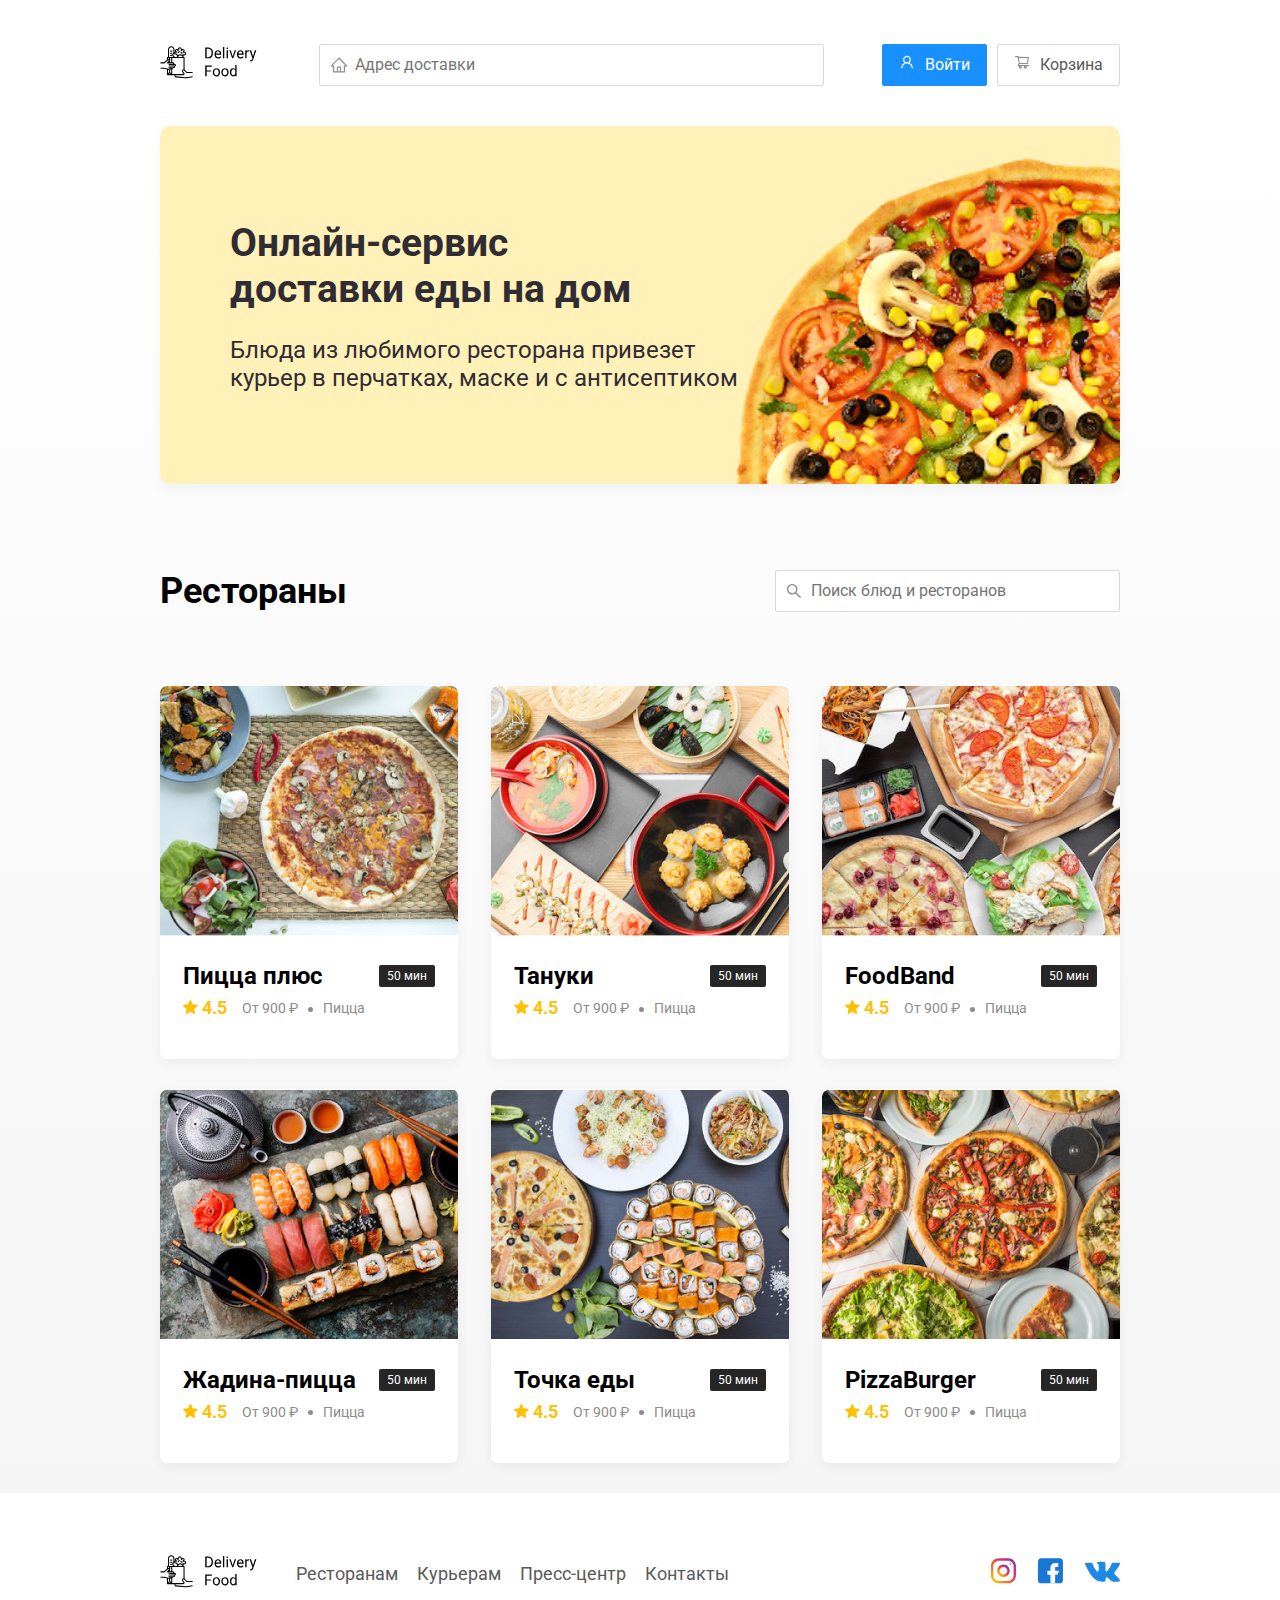
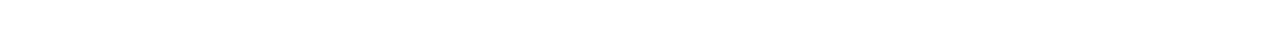
<file: index.html>
<!DOCTYPE html>
<html lang="ru">
  <head>
    <meta charset="UTF-8" />
    <meta name="viewport" content="width=device-width, initial-scale=1.0" />
    <title>Delivery Food</title>
    <link rel="stylesheet" href="css/normalize.css">
    <link rel="stylesheet" href="css/style.css" />
    <link rel="stylesheet" href="css/media.css">
    <link rel="stylesheet" href="https://cdnjs.cloudflare.com/ajax/libs/animate.css/4.1.1/animate.min.css"/>
  </head>
  <body>
    <!-- CONTAINER -->
     <!-- HEADER -->
    <div class="container">
     
      <header class="header">
        <a href="index.html">
          <img src="img/logo.svg" alt="Logo" class="logo" />
        </a>
        <input
          type="text"
          class="input input-address"
          placeholder="Адрес доставки"
        />
        <div class="buttons">
          <button class="btn btn-user">
            <img src="img/user.svg" alt="user" class="btn-icon" />
            <span class="btn-text">Войти</span>
          </button>
          <button class="btn">
            <img
              src="img/shopping-cart.svg"
              alt="shopping-cart"
              class="btn-icon"
            />
            <span class="btn-text">Корзина</span>
          </button>
        </div>
      </header>
      <!-- END HEADER -->
    </div>
    <!-- END CONTAINER -->

    <!-- MAIN -->
    <main class="main">
      <div class="container">
        <!-- PROMO -->
        <section class="promo">
            <h1 class="promo-title wow animate__backInRight">Онлайн-сервис </br>доставки еды на дом </h1>
            <p class="promo-text">Блюда из любимого ресторана привезет <br> курьер в перчатках, маске и с антисептиком</p>
        </section>
        <!-- END PROMO -->
        <!-- RESTAURANTS -->
        <sections class="restaurants">
            <div class="section-heading">
              <h2 class="section-title">Рестораны</h2>
              <input type="text" class="input-search input" placeholder="Поиск блюд и ресторанов">
            </div>
            <!-- CARDS -->
            <div class="cards">
              <!-- CARD -->
              <a href="restouran.html" class="card">
                <img src="img/pizza-image.jpg" alt="image" class="card-img">
                <!-- CARD-TEXT -->
                <div class="card-text">
                  <!-- CARD-HEADING -->
                  <div class="card-heading">
                    <h3 class="card-title">Пицца плюс</h3>
                    <span class="card-teg">50 мин</span>
                  </div>
                  <!-- END CARD-HEADING -->
                  <div class="card-info">
                    <div class="rating">
                      <img src="img/rating.svg" alt="rating" class="rating-star">
                      4.5
                    </div>
                    <div class="price">От 900 ₽</div>
                    <div class="category">Пицца </div>
                  </div>
                </div>
                <!-- END CARD-TEXT -->
              </a>
              <!-- END CARD -->
              <!-- CARD -->
              <a href="restouran.html" class="card">
                <img src="img/image.jpg" alt="image" class="card-img">
                <!-- CARD-TEXT -->
                <div class="card-text">
                  <!-- CARD-HEADING -->
                  <div class="card-heading">
                    <h3 class="card-title">Тануки </h3>
                    <span class="card-teg">50 мин</span>
                  </div>
                  <!-- END CARD-HEADING -->
                  <div class="card-info">
                    <div class="rating">
                      <img src="img/rating.svg" alt="rating" class="rating-star">
                      4.5
                    </div>
                    <div class="price">От 900 ₽</div>
                    <div class="category">Пицца </div>
                  </div>
                </div>
                <!-- END CARD-TEXT -->
              </a>
              <!-- END CARD -->
              <!-- CARD -->
              <a href="restouran.html" class="card">
                <img src="img/image (1).jpg" alt="image" class="card-img">
                <!-- CARD-TEXT -->
                <div class="card-text">
                  <!-- CARD-HEADING -->
                  <div class="card-heading">
                    <h3 class="card-title">FoodBand</h3>
                    <span class="card-teg">50 мин</span>
                  </div>
                  <!-- END CARD-HEADING -->
                  <div class="card-info">
                    <div class="rating">
                      <img src="img/rating.svg" alt="rating" class="rating-star">
                      4.5
                    </div>
                    <div class="price">От 900 ₽</div>
                    <div class="category">Пицца </div>
                  </div>
                </div>
                <!-- END CARD-TEXT -->
              </a>
              <!-- END CARD -->
              <!-- CARD -->
              <a href="restouran.html" class="card">
                <img src="img/image (2).jpg" alt="image" class="card-img">
                <!-- CARD-TEXT -->
                <div class="card-text">
                  <!-- CARD-HEADING -->
                  <div class="card-heading">
                    <h3 class="card-title">Жадина-пицца</h3>
                    <span class="card-teg">50 мин</span>
                  </div>
                  <!-- END CARD-HEADING -->
                  <div class="card-info">
                    <div class="rating">
                      <img src="img/rating.svg" alt="rating" class="rating-star">
                      4.5
                    </div>
                    <div class="price">От 900 ₽</div>
                    <div class="category">Пицца </div>
                  </div>
                </div>
                <!-- END CARD-TEXT -->
              </a>
              <!-- END CARD -->
              <!-- CARD -->
              <a href="restouran.html" class="card">
                <img src="img/image (3).jpg" alt="image" class="card-img">
                <!-- CARD-TEXT -->
                <div class="card-text">
                  <!-- CARD-HEADING -->
                  <div class="card-heading">
                    <h3 class="card-title">Точка еды</h3>
                    <span class="card-teg">50 мин</span>
                  </div>
                  <!-- END CARD-HEADING -->
                  <div class="card-info">
                    <div class="rating">
                      <img src="img/rating.svg" alt="rating" class="rating-star">
                      4.5
                    </div>
                    <div class="price">От 900 ₽</div>
                    <div class="category">Пицца </div>
                  </div>
                </div>
                <!-- END CARD-TEXT -->
              </a>
              <!-- END CARD -->
              <!-- CARD -->
              <a href="restouran.html" class="card">
                <img src="img/image (4).jpg" alt="image" class="card-img">
                <!-- CARD-TEXT -->
                <div class="card-text">
                  <!-- CARD-HEADING -->
                  <div class="card-heading">
                    <h3 class="card-title">PizzaBurger</h3>
                    <span class="card-teg">50 мин</span>
                  </div>
                  <!-- END CARD-HEADING -->
                  <div class="card-info">
                    <div class="rating">
                      <img src="img/rating.svg" alt="rating" class="rating-star">
                      4.5
                    </div>
                    <div class="price">От 900 ₽</div>
                    <div class="category">Пицца </div>
                  </div>
                </div>
                <!-- END CARD-TEXT -->
              </a >
              <!-- END CARD -->
            </div>
            <!-- END CARDS -->
        </sections>
        <!-- END RESTAURANTS -->
      </div>
    </main>
    <!-- END MAIN -->

    <!-- FOOTER -->
    <footer class="footer">
      <div class="container">
        <div class="footer-block">
          <a href="index.html">
            <img src="img/logo.svg" alt="logo" class="footer-logo">
          </a>         
          <nav class="footer-nav">
            <a href="#" class="footer-link">Ресторанам </a>
            <a href="#" class="footer-link">Курьерам</a>
            <a href="#" class="footer-link">Пресс-центр</a>
            <a href="#" class="footer-link">Контакты</a>
          </nav>
          <div class="social-links">
            <a href="#" class="social-link"><img src="img/insta.svg" alt="instagram"></a>
            <a href="#" class="social-link"><img src="img/facebook.svg" alt="facebook"></a>
            <a href="#" class="social-link"><img src="img/vk.svg" alt="vk"></a>
          </div>
        </div>
      </div>
    </footer>
    <!-- END FOOTER -->
    <script src="js/wow.min.js"></script>
    <script src="js/main.js"></script>
  </body>
</html>
</file>
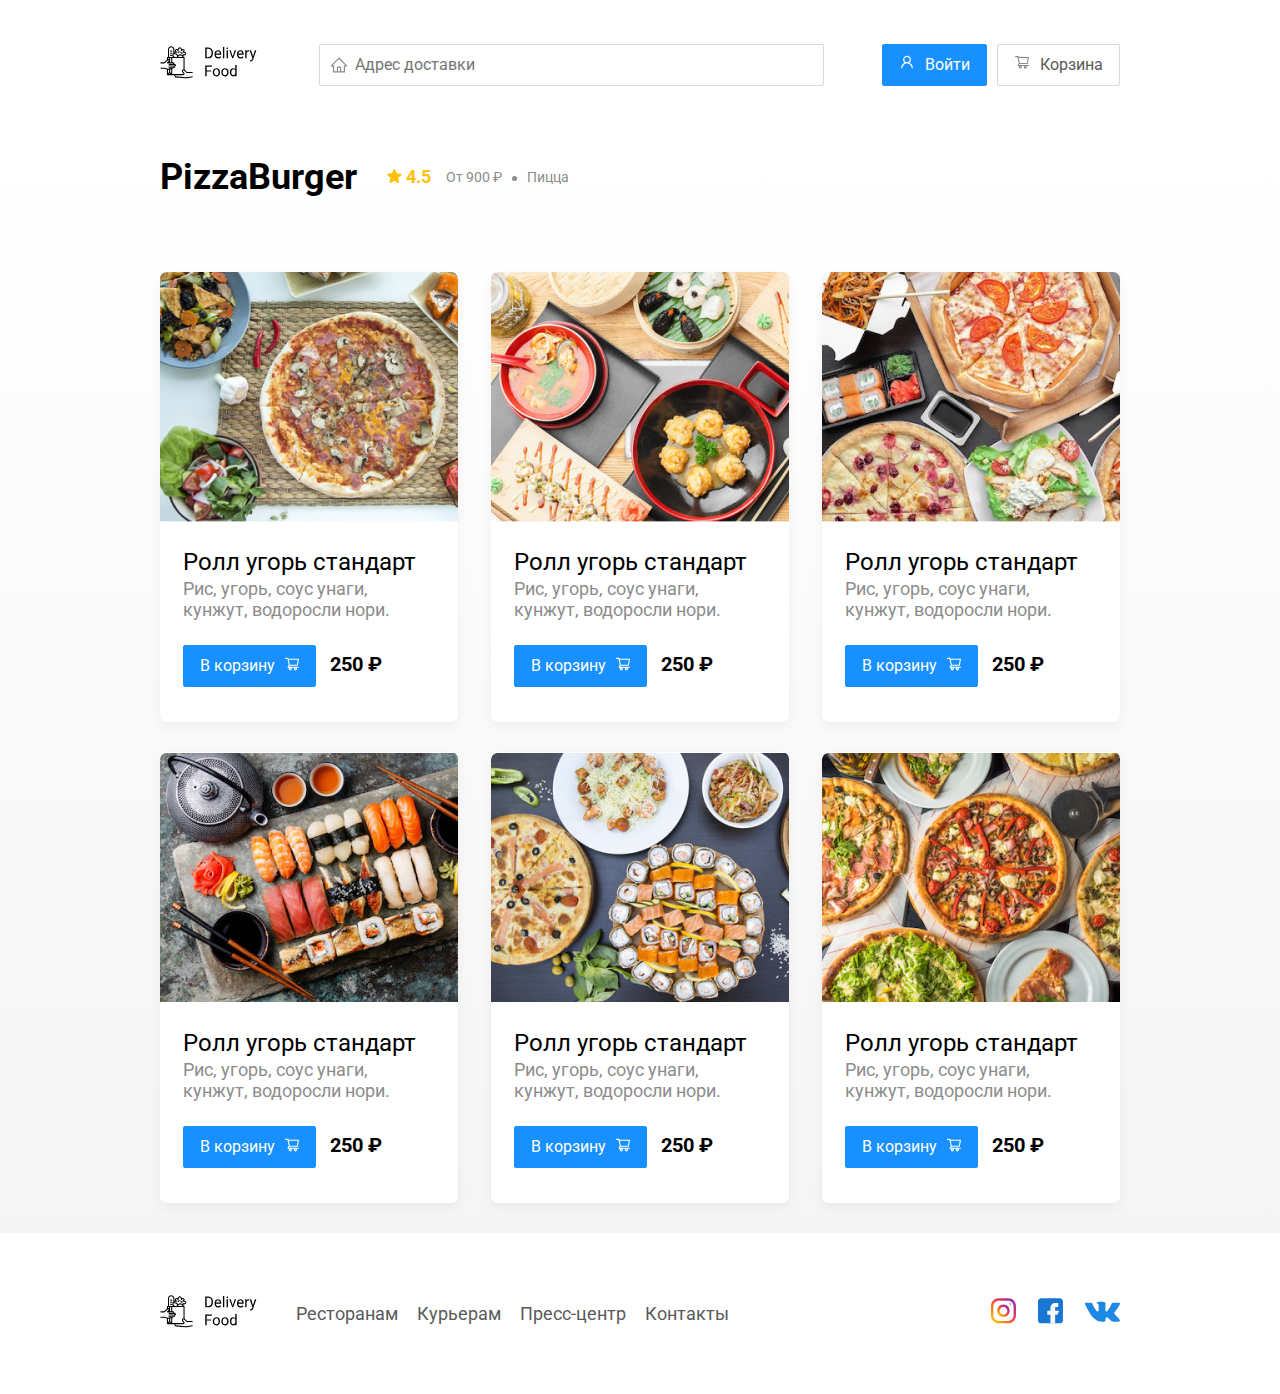
<file: restouran.html>
<!DOCTYPE html>
<html lang="ru">
  <head>
    <meta charset="UTF-8" />
    <meta name="viewport" content="width=device-width, initial-scale=1.0" />
    <title>PizzaBurger</title>
    <link rel="stylesheet" href="css/normalize.css" />
    <link rel="stylesheet" href="css/style.css" />
    <link rel="stylesheet" href="css/media.css" />
    <link rel="stylesheet" href="css/animate.css" />
  </head>
  <body>
    <!-- CONTAINER -->
    <div class="container">
      <!-- HEADER -->
      <header class="header">
        <a href="index.html">
          <img src="img/logo.svg" alt="Logo" class="logo" />
        </a>
        <input
          type="text"
          class="input input-address"
          placeholder="Адрес доставки"
        />
        <div class="buttons">
          <button class="btn btn-user">
            <img src="img/user.svg" alt="user" class="btn-icon" />
            <span class="btn-text">Войти</span>
          </button>
          <button class="btn" id="cart-btn">
            <img
              src="img/shopping-cart.svg"
              alt="shopping-cart"
              class="btn-icon"
            />
            <span class="btn-text">Корзина</span>
          </button>
        </div>
      </header>
      <!-- END HEADER -->
    </div>
    <!-- END CONTAINER -->
    <!-- MAIN -->
    <main class="main">
      <div class="container">
        <!-- RESTAURANTS -->
        <sections class="restaurants">
          <div class="section-heading">
            <h2
              class="section-title animate__animated animate__bounceInRight"
              data-wow-duration="2s"
              data-wow-delay="5s"
            >
              PizzaBurger
            </h2>
            <div class="card-info">
              <div class="rating">
                <img src="img/rating.svg" alt="rating" class="rating-star" />
                4.5
              </div>
              <div class="price">От 900 ₽</div>
              <div class="category">Пицца</div>
            </div>
          </div>
          <!-- CARDS -->
          <div
            class="cards wow slideInLeft"
            data-wow-duration="2s"
            data-wow-delay="5s"
          >
            <!-- CARD -->
            <div class="card">
              <img src="img/pizza-image.jpg" alt="image" class="card-img" />
              <!-- CARD-TEXT -->
              <div class="card-text">
                <!-- CARD-HEADING -->
                <div class="card-heading">
                  <h3 class="card-title card-title-reg">Ролл угорь стандарт</h3>
                </div>
                <!-- END CARD-HEADING -->
                <!-- CARD INFO -->
                <div class="card-info">
                  <div class="ingradients">
                    Рис, угорь, соус унаги, кунжут, водоросли нори.
                  </div>
                </div>
                <!-- END CARD INFO -->
                <div class="card-btn">
                  <button class="btn btn-user">
                    <span class="btn-card-text">В корзину</span>
                    <img
                      src="img/shopping-cart-white.svg"
                      alt="shopping-cart"
                      class="btn-card-img"
                    />
                  </button>
                  <span class="card-price-bold">250 ₽</span>
                </div>
              </div>
              <!-- END CARD-TEXT -->
            </div>
            <!-- END CARD -->
            <!-- CARD -->
            <div class="card">
              <img src="img/image.jpg" alt="image" class="card-img" />
              <!-- CARD-TEXT -->
              <div class="card-text">
                <!-- CARD-HEADING -->
                <div class="card-heading">
                  <h3 class="card-title card-title-reg">Ролл угорь стандарт</h3>
                </div>
                <!-- END CARD-HEADING -->
                <!-- CARD INFO -->
                <div class="card-info">
                  <div class="ingradients">
                    Рис, угорь, соус унаги, кунжут, водоросли нори.
                  </div>
                </div>
                <!-- END CARD INFO -->
                <div class="card-btn">
                  <button class="btn btn-user">
                    <span class="btn-card-text">В корзину</span>
                    <img
                      src="img/shopping-cart-white.svg"
                      alt="shopping-cart"
                      class="btn-card-img"
                    />
                  </button>
                  <span class="card-price-bold">250 ₽</span>
                </div>
              </div>
              <!-- END CARD-TEXT -->
            </div>
            <!-- END CARD -->
            <!-- CARD -->
            <div class="card">
              <img src="img/image (1).jpg" alt="image" class="card-img" />
              <!-- CARD-TEXT -->
              <div class="card-text">
                <!-- CARD-HEADING -->
                <div class="card-heading">
                  <h3 class="card-title card-title-reg">Ролл угорь стандарт</h3>
                </div>
                <!-- END CARD-HEADING -->
                <!-- CARD INFO -->
                <div class="card-info">
                  <div class="ingradients">
                    Рис, угорь, соус унаги, кунжут, водоросли нори.
                  </div>
                </div>
                <!-- END CARD INFO -->
                <div class="card-btn">
                  <button class="btn btn-user">
                    <span class="btn-card-text">В корзину</span>
                    <img
                      src="img/shopping-cart-white.svg"
                      alt="shopping-cart"
                      class="btn-card-img"
                    />
                  </button>
                  <span class="card-price-bold">250 ₽</span>
                </div>
              </div>
              <!-- END CARD-TEXT -->
            </div>
            <!-- END CARD -->
            <!-- CARD -->
            <div class="card">
              <img src="img/image (2).jpg" alt="image" class="card-img" />
              <!-- CARD-TEXT -->
              <div class="card-text">
                <!-- CARD-HEADING -->
                <div class="card-heading">
                  <h3 class="card-title card-title-reg">Ролл угорь стандарт</h3>
                </div>
                <!-- END CARD-HEADING -->
                <!-- CARD INFO -->
                <div class="card-info">
                  <div class="ingradients">
                    Рис, угорь, соус унаги, кунжут, водоросли нори.
                  </div>
                </div>
                <!-- END CARD INFO -->
                <div class="card-btn">
                  <button class="btn btn-user">
                    <span class="btn-card-text">В корзину</span>
                    <img
                      src="img/shopping-cart-white.svg"
                      alt="shopping-cart"
                      class="btn-card-img"
                    />
                  </button>
                  <span class="card-price-bold">250 ₽</span>
                </div>
              </div>
              <!-- END CARD-TEXT -->
            </div>
            <!-- END CARD -->
            <!-- CARD -->
            <div class="card">
              <img src="img/image (3).jpg" alt="image" class="card-img" />
              <!-- CARD-TEXT -->
              <div class="card-text">
                <!-- CARD-HEADING -->
                <div class="card-heading">
                  <h3 class="card-title card-title-reg">Ролл угорь стандарт</h3>
                </div>
                <!-- END CARD-HEADING -->
                <!-- CARD INFO -->
                <div class="card-info">
                  <div class="ingradients">
                    Рис, угорь, соус унаги, кунжут, водоросли нори.
                  </div>
                </div>
                <!-- END CARD INFO -->
                <div class="card-btn">
                  <button class="btn btn-user">
                    <span class="btn-card-text">В корзину</span>
                    <img
                      src="img/shopping-cart-white.svg"
                      alt="shopping-cart"
                      class="btn-card-img"
                    />
                  </button>
                  <span class="card-price-bold">250 ₽</span>
                </div>
              </div>
              <!-- END CARD-TEXT -->
            </div>
            <!-- END CARD -->
            <!-- CARD -->
            <div class="card">
              <img src="img/image (4).jpg" alt="image" class="card-img" />
              <!-- CARD-TEXT -->
              <div class="card-text">
                <!-- CARD-HEADING -->
                <div class="card-heading">
                  <h3 class="card-title card-title-reg">Ролл угорь стандарт</h3>
                </div>
                <!-- END CARD-HEADING -->
                <!-- CARD INFO -->
                <div class="card-info">
                  <div class="ingradients">
                    Рис, угорь, соус унаги, кунжут, водоросли нори.
                  </div>
                </div>
                <!-- END CARD INFO -->
                <div class="card-btn">
                  <button class="btn btn-user">
                    <span class="btn-card-text">В корзину</span>
                    <img
                      src="img/shopping-cart-white.svg"
                      alt="shopping-cart"
                      class="btn-card-img"
                    />
                  </button>
                  <span class="card-price-bold">250 ₽</span>
                </div>
              </div>
              <!-- END CARD-TEXT -->
            </div>
            <!-- END CARD -->
          </div>
          <!-- END CARDS -->
        </sections>
        <!-- END RESTAURANTS -->
      </div>
    </main>
    <!-- END MAIN -->

    <!-- FOOTER -->
    <footer class="footer">
      <div class="container">
        <div class="footer-block">
          <a href="index.html">
            <img src="img/logo.svg" alt="logo" class="footer-logo" />
          </a>
          <nav class="footer-nav">
            <a href="#" class="footer-link">Ресторанам </a>
            <a href="#" class="footer-link">Курьерам</a>
            <a href="#" class="footer-link">Пресс-центр</a>
            <a href="#" class="footer-link">Контакты</a>
          </nav>
          <div class="social-links">
            <a href="#" class="social-link"
              ><img src="img/insta.svg" alt="instagram"
            /></a>
            <a href="#" class="social-link"
              ><img src="img/facebook.svg" alt="facebook"
            /></a>
            <a href="#" class="social-link"
              ><img src="img/vk.svg" alt="vk"
            /></a>
          </div>
        </div>
      </div>
    </footer>
    <!-- END FOOTER -->
    <!-- MODAL -->
    <div class="modal">
      <div class="modal-dialog">
        <!-- MODAL-HEADER -->
        <div class="modal-header">
          <h3 class="modal-title">Корзина</h3>
          <button class="close">&times;</button>
        </div>
        <!-- END MODAL-HEADER -->
        <!-- MODAL-BODY -->
        <div class="modal-boby">
          <!-- FOOD-ROW -->
          <div class="food-row">
            <span class="food-name">Ролл угорь стандарт</span>
            <span class="food-price">250 ₽</span>
            <div class="food-counter">
              <button class="counter-btn">-</button>
              <span class="counter">0</span>
              <button class="counter-btn">+</button>
            </div>
          </div>
          <!-- END FOOD-ROW -->
          <!-- FOOD-ROW -->
          <div class="food-row">
            <span class="food-name">Ролл угорь стандарт</span>
            <span class="food-price">250 ₽</span>
            <div class="food-counter">
              <button class="counter-btn">-</button>
              <span class="counter">0</span>
              <button class="counter-btn">+</button>
            </div>
          </div>
          <!-- END FOOD-ROW -->
          <!-- FOOD-ROW -->
          <div class="food-row">
            <span class="food-name">Ролл угорь стандарт</span>
            <span class="food-price">250 ₽</span>
            <div class="food-counter">
              <button class="counter-btn">-</button>
              <span class="counter">0</span>
              <button class="counter-btn">+</button>
            </div>
          </div>
          <!-- END FOOD-ROW -->
          <!-- FOOD-ROW -->
          <div class="food-row">
            <span class="food-name">Ролл угорь стандарт</span>
            <span class="food-price">250 ₽</span>
            <div class="food-counter">
              <button class="counter-btn">-</button>
              <span class="counter">0</span>
              <button class="counter-btn">+</button>
            </div>
          </div>
          <!-- END FOOD-ROW -->
        </div>
        <!-- END MODAL-BODY -->
        <!-- MODAL-FOOTER -->
        <div class="modal-footer">
          <span class="modal-pricetag">0 ₽</span>
          <div class="footer-btn">
            <button class="btn btn-user">Оформить заказ</button>
            <button class="btn">Отмена</button>
          </div>
        </div>
        <!-- END MODAL-FOOTER -->
      </div>
    </div>
    <!-- END MODAL -->
    <script src="js/wow.min.js"></script>
    <script src="js/main.js"></script>
  </body>
</html>
</file>
<file: css/style.css>
/* GOOGLE FONT */
@import url("https://fonts.googleapis.com/css2?family=Roboto:wght@400;700&display=swap");
/* END GOOGLE FONT */
/* BODY STYLE */
* {
  box-sizing: content-box;
}

a {
  text-decoration: none;
}

body {
  font-family: "Roboto", sans-serif;
  padding-top: 44px;
}

/* CONTAINER STYLE */
.container {
  max-width: 1200px;
  margin: auto;
}
/* HEADER STYLE */
.header {
  display: flex;
  align-items: center;
  justify-content: space-between;
  margin-bottom: 40px;
}

/* SEARCH INPUT STYLE */
.input {
  background: #ffffff;
  border: 1px solid #d9d9d9;
  border-radius: 2px;
  font-size: 16px;
  line-height: 24px;
  padding: 8px;
  color: #bfbfbf;
  padding-left: 35px;
  background-repeat: no-repeat;
  background-position: left 10px center;
}
.input-address {
  flex: 0.8;
  background-image: url(../img/home.svg);
}

/*END SEARCH INPUT STYLE */

/*  BUTTON (HEADER) STYLE */
.buttons {
  display: flex;
  align-items: center;
}
.btn {
  padding: 8px 16px;
  background: #ffffff;
  border: 1px solid #d9d9d9;
  box-shadow: 0px 0px 2px rgba(0, 0, 0, 0.0015);
  border-radius: 2px;
  font-size: 16px;
  line-height: 24px;
  color: #595959;
}
.btn-user {
  background: #1890ff;
  color: #ffffff;
  border: 1px solid #1890ff;
  margin-right: 10px;
}
.btn-card-text {
  margin-right: 5px;
}
.btn-icon {
  margin-right: 6px;
}
/* END BUTTON (HEADER) STYLE */

/* END HEADER STYLE */

/* MAIN STYLE */

.main {
  background: linear-gradient(
    180deg,
    rgba(245, 245, 245, 0) 1.04%,
    #f5f5f5 100%
  );
}
/* PROMO STYLE */
.promo {
  box-shadow: 0px 7px 12px rgba(158, 158, 163, 0.1);
  background: #fff1b8 url(../img/pizza.png) no-repeat top right -100px / 800px;
  border-radius: 10px;
  padding: 68px 70px;
  margin-bottom: 56px;
}
.promo-title {
  font-weight: bold;
  font-size: 39px;
  line-height: 46px;
  color: #302c34;
  margin-bottom: 15px;
}
.promo-text {
  font-size: 24px;
  line-height: 28px;
  color: #302c34;
}
/* END PROMO STYLE */

/*  RESTAURANTS STYLE  */
.section-heading {
  display: flex;
  align-items: center;
  margin-bottom: 44px;
}
.section-title {
  font-style: normal;
  font-weight: bold;
  font-size: 36px;
  line-height: 42px;

  color: #000000;
  margin-right: 30px;
}
.input-search {
  width: 300px;
  background-image: url(../img/search.svg);
  margin-left: auto;
}
.cards {
  display: flex;
  align-items: flex-start;
  justify-content: space-between;
  flex-wrap: wrap;
}
.card {
  background: #ffffff;
  box-shadow: 0px 4px 12px rgba(0, 0, 0, 0.05);
  border-radius: 7px;
  overflow: hidden;
  margin-bottom: 30px;
  flex-basis: 31%;
}
.card-img {
  width: 384px;
  height: 250px;
  object-fit: cover;
}
.card-text {
  padding-top: 20px;
  padding-bottom: 35px;
  padding-left: 23px;
  padding-right: 23px;
}
.card-heading {
  display: flex;
  align-items: center;
  justify-content: space-between;
}
.card-title {
  margin: 0;
  font-style: normal;
  font-weight: bold;
  font-size: 24px;
  line-height: 32px;
  color: #000000;
}
.card-title-reg {
  font-weight: 400;
}
.card-teg {
  background: #262626;
  border-radius: 2px;
  padding: 1px 8px;
  font-style: normal;
  font-weight: normal;
  font-size: 12px;
  line-height: 20px;
  color: #ffffff;
}
.card-info {
  display: flex;
  align-items: center;
  flex-wrap: wrap;
}
.card-btn {
  margin-top: 25px;
  margin-right: 32px;
}

.card-price-bold {
  font-weight: bold;
  font-size: 20px;
  line-height: 32px;
  color: #000000;
}
.rating {
  margin-right: 26px;
  font-style: normal;
  font-weight: bold;
  font-size: 18px;
  line-height: 32px;
  color: #ffc107;
}
.price,
.category {
  font-style: normal;
  font-weight: normal;
  font-size: 18px;
  line-height: 32px;
  color: #8c8c8c;
}
.price {
  margin-right: 10px;
}

.ingradients {
  font-style: normal;
  font-weight: normal;
  font-size: 18px;
  line-height: 21px;
  color: #8c8c8c;
}
.category {
  text-overflow: ellipsis;
  overflow: hidden;
  white-space: nowrap;
  max-width: 100px;
}
.price:after {
  content: "";
  width: 5px;
  height: 5px;
  background-color: #8c8c8c;
  display: inline-block;
  vertical-align: middle;
  border-radius: 50%;
  margin-left: 10px;
}

/*  END RESTAURANTS STYLE  */

/* END MAIN STYLE */

/* END CONTAINER STYLE */

/* FOOTER */
.footer {
  padding: 60px 0;
}
.footer-block {
  display: flex;
  align-items: center;
  justify-content: space-between;
}
.footer-nav {
  margin-left: 35px;
  margin-right: auto;
}
.footer-link {
  display: inline-block;
  font-size: 18px;
  line-height: 21px;
  color: #595959;
  text-decoration: none;
}
.footer-link:not(:last-child) {
  margin-right: 15px;
}

.social-links {
  display: flex;
  align-items: center;
}
.social-link:not(:last-child) {
  margin-right: 21px;
}
/* END FOOTER */

/* MODAL */
.modal {
  position: fixed;
  left: 0;
  top: 0;
  width: 100%;
  height: 100%;
  background: rgba(0, 0, 0, 0.4);
  display: none;
}
.is-open {
  display: flex;
}

.modal-body {
  margin-bottom: 52px;
}

.modal-dialog {
  padding: 40px 45px;
  max-width: 780px;
  width: 95%;
  background: #ffffff;
  border-radius: 5px;
  margin: auto;
}
.modal-header {
  display: flex;
  align-items: center;
  justify-content: space-between;
  margin-bottom: 45px;
}
.modal-title {
  margin: 0;
  font-weight: bold;
  font-size: 36px;
  line-height: 42px;
  color: #000000;
}
.close {
  font-size: 36px;
  border: none;
  background-color: transparent;
}
.food-row {
  display: flex;
  align-items: flex-start;
  justify-content: space-between;
  border-bottom: 1px solid #d9d9d9;
  padding-bottom: 8px;
  margin-bottom: 15px;
}
.food-name {
  font-size: 18px;
  line-height: 32px;
  color: #000000;
}
.food-price {
  margin-left: auto;
  margin-right: 47px;
  font-weight: bold;
  font-size: 20px;
  line-height: 32px;
  color: #000000;
}

.counter {
  font-size: 16px;
  line-height: 24px;
  color: #000000;
  margin-left: 13px;
  margin-right: 13px;
}
.counter-btn {
  background: #ffffff;
  border: 1px solid #40a9ff;
  box-sizing: border-box;
  border-radius: 2px;
  width: 39px;
  height: 32px;
  font-size: 14px;
  line-height: 22px;
  color: #40a9ff;
  text-align: center;
}
.modal-footer {
  display: flex;
  align-items: center;
  justify-content: space-between;
}
.modal-pricetag {
  background: #262626;
  border-radius: 5px;
  padding: 15px 20px;
  font-weight: bold;
  font-size: 20px;
  line-height: 23px;
  color: #fafafa;
}
.footer-btn {
  display: flex;
  align-items: center;
}
/* END MODAL */
/* END BODY STYLE */
</file>
<file: css/media.css>
@media (max-width: 1366px) {
  .container {
    max-width: 960px;
  }
  .promo {
    background: #fff1b8 url(../img/pizza.png) no-repeat top right -325px /800px;
  }
  .rating {
    margin-right: 15px;
  }
  .category,
  .price {
    font-size: 14px;
  }
}

@media (max-width: 992px) {
  .container {
    max-width: 750px;
  }

  .promo {
    padding: 50px;
    background: #fff1b8 url(../img/pizza.png) no-repeat top right -225px /550px;
  }
  .promo-text {
    font-size: 18px;
    max-width: 400px;
  }

  .card {
    flex-basis: 49%;
  }

  .footer-link {
    font-size: 16px;
  }
}

@media (max-width: 768px) {
  .container {
    max-width: 650px;
  }

  .promo {
    background: #fff1b8 url(../img/pizza.png) no-repeat top right -210px /490px;
  }

  .promo-title {
    font-size: 24px;
    line-height: 1.4;
  }

  .card-info {
    flex-wrap: wrap;
  }
  .card.rating {
    flex-basis: 100%;
  }

  .card-title {
    font-size: 18px;
  }

  .footer-link {
    font-size: 14px;
  }
}

@media (max-width: 595px) {
  .container {
    width: 90%;
  }
  .header {
    flex-wrap: wrap;
  }

  .input-address {
    margin-top: 15px;
    order: 5;
    flex: 1;
  }
  .promo {
    background-image: none;
  }
  .promo-title {
    margin-bottom: 10px;
  }
  .section-title {
    font-size: 20px;
  }

  .card {
    flex-basis: 100%;
  }

  .card-img {
    width: 100%;
  }

  .footer {
    padding: 30px 0;
  }

  .footer-block {
    align-items: flex-start;
  }

  .footer-nav {
    margin-left: 0;
    margin-right: 0;
    order: 0;
    display: flex;
    flex-direction: column;
  }

  .footer-logo {
    margin-right: 15px;
    order: 1;
  }

  .social-links {
    order: 2;
  }
}

@media (max-width: 480px) {
  .btn-text {
    display: none;
  }
  .btn {
    min-height: 40px;
  }
  .btn-icon {
    margin: 0;
  }
  .promo {
    padding: 20px;
  }
  .section-heading {
    flex-wrap: wrap;
  }
  .footer-block {
    flex-wrap: wrap;
    flex-direction: column;
    align-items: center;
  }
  .footer-logo {
    order: 0;
    margin-bottom: 20px;
  }
  .footer-nav {
    margin-bottom: 20px;
    text-align: center;
  }
  .footer-link:not(:last-child) {
    margin-right: 0;
  }
}
</file>
